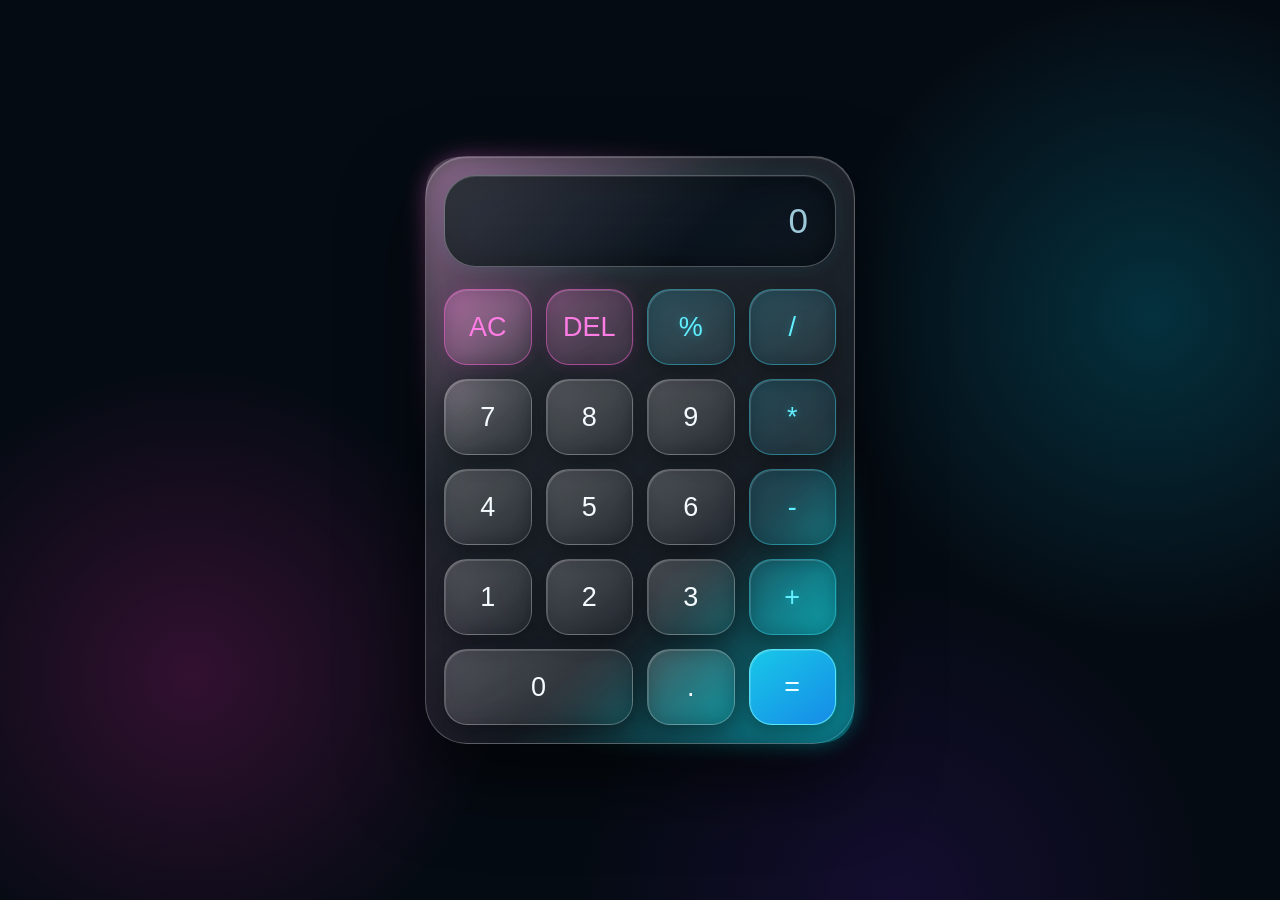
<file: projects_templates_Qt6/calculadora_moderna_HTML/index.html>
<!DOCTYPE html>
<html lang="en">
<head>
    <meta charset="UTF-8">
    <meta name="viewport" content="width=device-width, initial-scale=1.0">
    <title>Calculator | CodeByGaurav</title>
    <link rel="stylesheet" href="style.css">
</head>
<body>
    <div class="calculator">

        <div class="display">0</div>

        <!-- Buttons -->
         <div class="buttons">
            <button class="btn function" id="clear">AC</button>
            <button class="btn function" id="del">DEL</button>
            <button class="btn operator">%</button>
            <button class="btn operator">/</button>

            <button class="btn number">7</button>
            <button class="btn number">8</button>
            <button class="btn number">9</button>
            <button class="btn operator">*</button>

            <button class="btn number">4</button>
            <button class="btn number">5</button>
            <button class="btn number">6</button>
            <button class="btn operator">-</button>

            <button class="btn number">1</button>
            <button class="btn number">2</button>
            <button class="btn number">3</button>
            <button class="btn operator">+</button>

            <button class="btn number zero">0</button>
            <button class="btn decimal">.</button>
            <button class="btn equal">=</button>
            
         </div>

    </div>
</body>
<script src="script.js"></script>
</html>
</file>
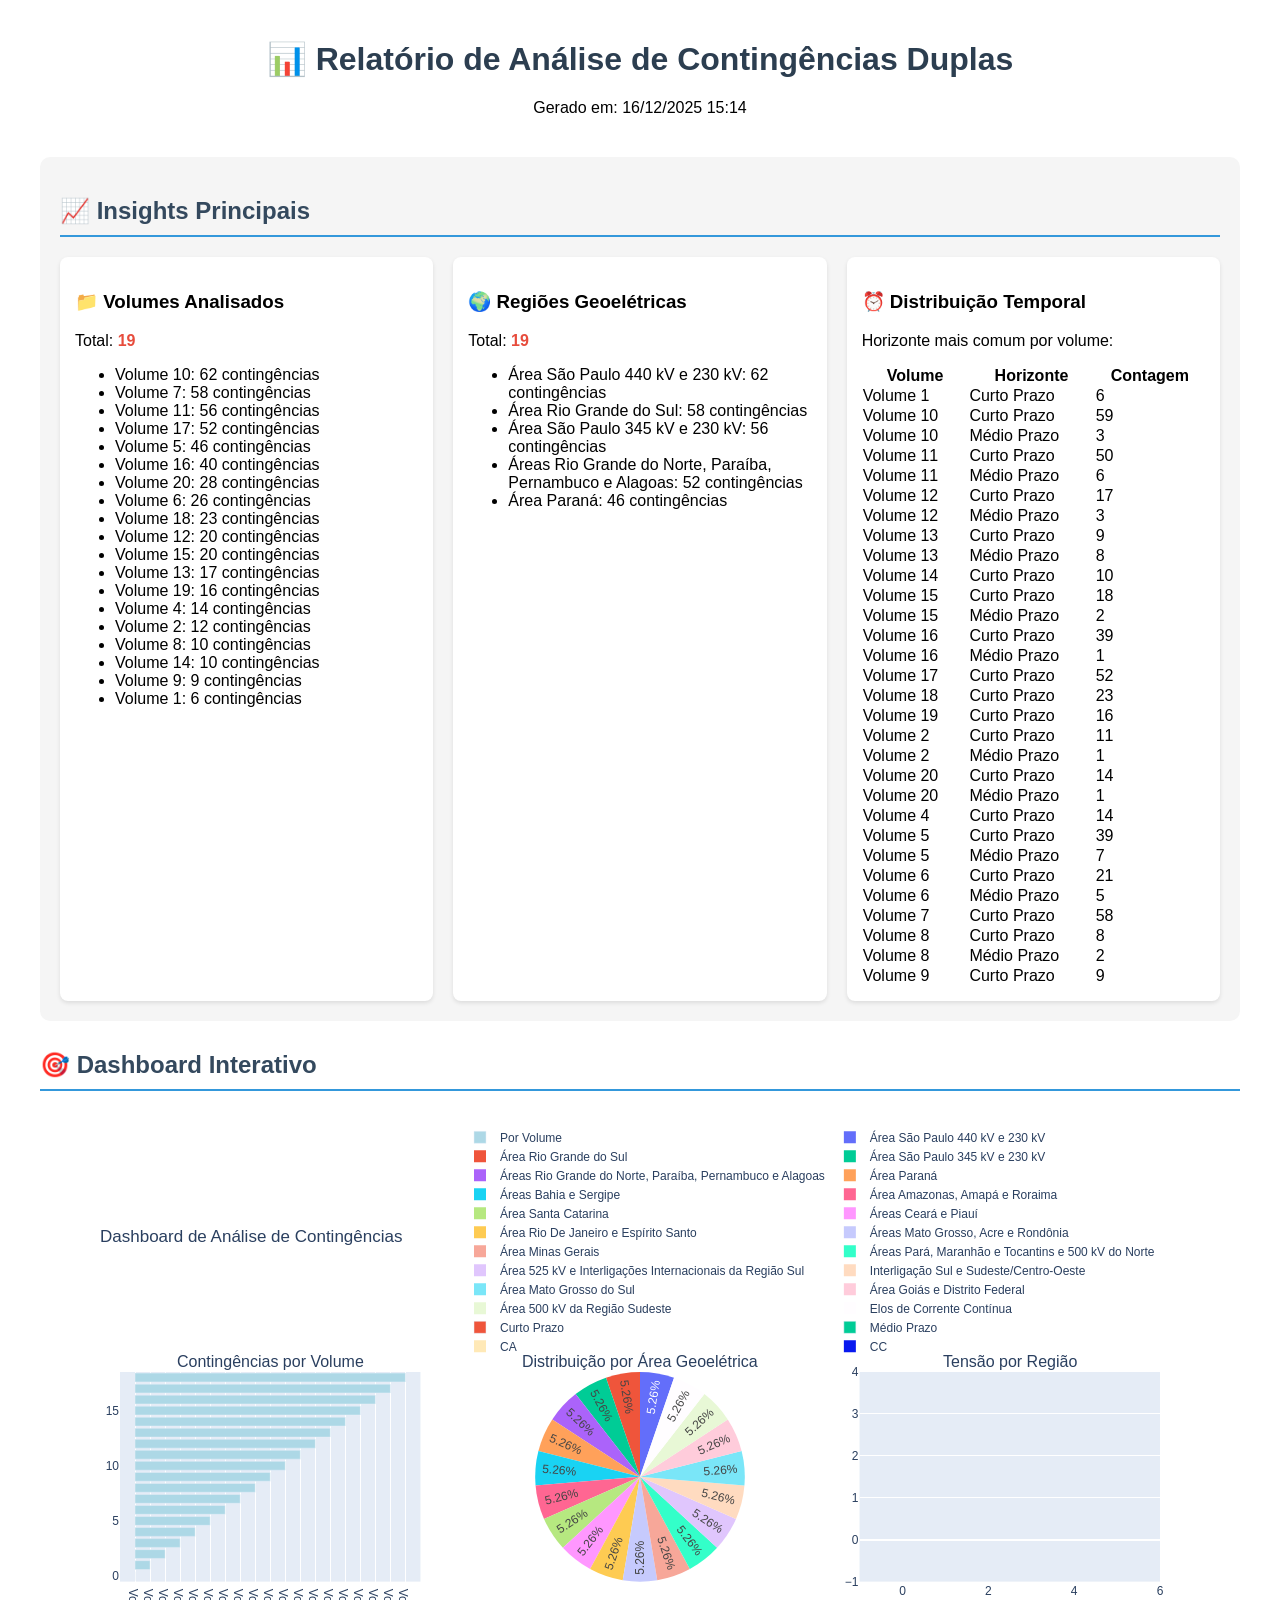
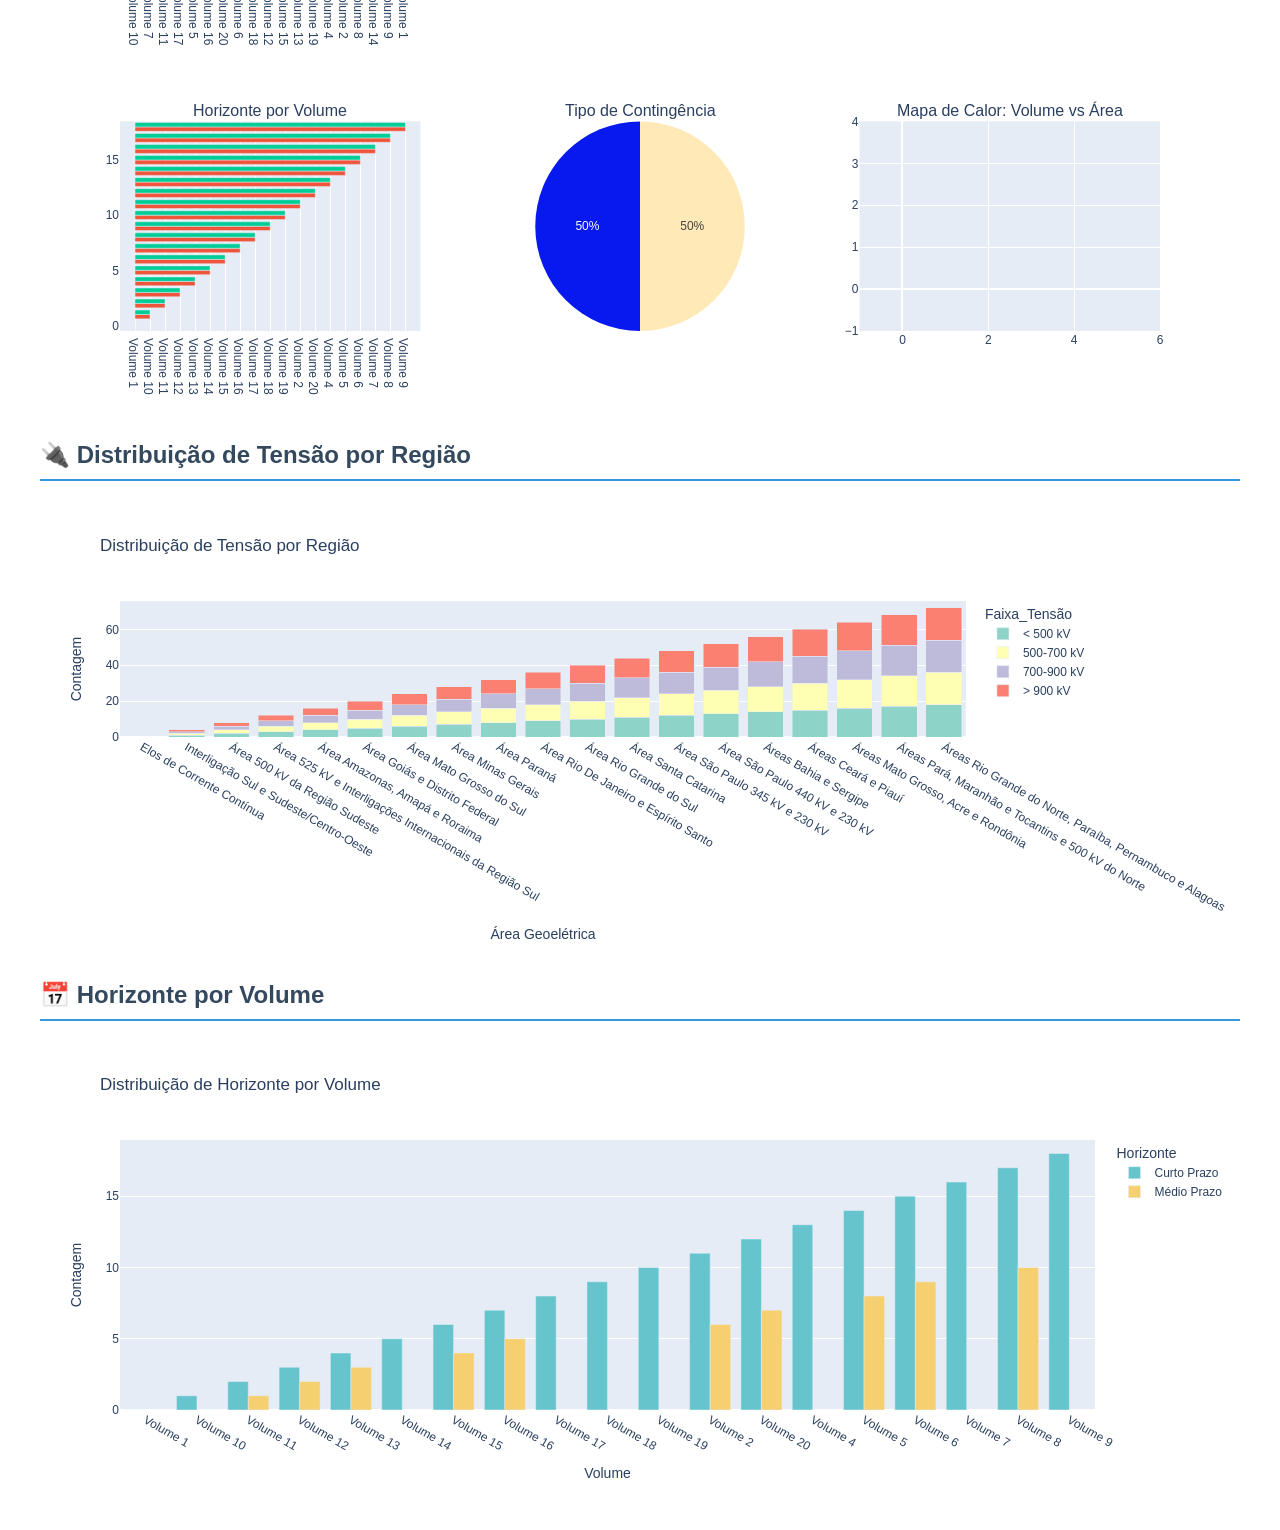
<file: Softwares-Desktop-ONS/assets/relatorio_contingencias.html>
<!DOCTYPE html>
        <html>
        <head>
            <title>Relatório de Análise de Contingências</title>
            <script src="https://cdn.plot.ly/plotly-latest.min.js"></script>
            <style>
                body { font-family: Arial, sans-serif; margin: 40px; }
                .container { max-width: 1200px; margin: 0 auto; }
                .header { text-align: center; margin-bottom: 40px; }
                .insights { background: #f5f5f5; padding: 20px; border-radius: 10px; margin-bottom: 30px; }
                .graph { margin: 30px 0; }
                .metrics { display: grid; grid-template-columns: repeat(auto-fit, minmax(250px, 1fr)); gap: 20px; }
                .metric-card { background: white; padding: 15px; border-radius: 8px; box-shadow: 0 2px 4px rgba(0,0,0,0.1); }
                h1 { color: #2c3e50; }
                h2 { color: #34495e; border-bottom: 2px solid #3498db; padding-bottom: 10px; }
                .highlight { color: #e74c3c; font-weight: bold; }
            </style>
        </head>
        <body>
            <div class="container">
                <div class="header">
                    <h1>📊 Relatório de Análise de Contingências Duplas</h1>
                    <p>Gerado em: 16/12/2025 15:14</p>
                </div>
                
                <div class="insights">
                    <h2>📈 Insights Principais</h2>
                    <div class="metrics">
                        <div class="metric-card">
                            <h3>📁 Volumes Analisados</h3>
                            <p>Total: <span class="highlight">19</span></p>
                            <ul>
                                <li>Volume 10: 62 contingências</li><li>Volume 7: 58 contingências</li><li>Volume 11: 56 contingências</li><li>Volume 17: 52 contingências</li><li>Volume 5: 46 contingências</li><li>Volume 16: 40 contingências</li><li>Volume 20: 28 contingências</li><li>Volume 6: 26 contingências</li><li>Volume 18: 23 contingências</li><li>Volume 12: 20 contingências</li><li>Volume 15: 20 contingências</li><li>Volume 13: 17 contingências</li><li>Volume 19: 16 contingências</li><li>Volume 4: 14 contingências</li><li>Volume 2: 12 contingências</li><li>Volume 8: 10 contingências</li><li>Volume 14: 10 contingências</li><li>Volume 9: 9 contingências</li><li>Volume 1: 6 contingências</li>
                            </ul>
                        </div>
                        
                        <div class="metric-card">
                            <h3>🌍 Regiões Geoelétricas</h3>
                            <p>Total: <span class="highlight">19</span></p>
                            <ul>
                                <li>Área São Paulo 440 kV e 230 kV: 62 contingências</li><li>Área Rio Grande do Sul: 58 contingências</li><li>Área São Paulo 345 kV e 230 kV: 56 contingências</li><li>Áreas Rio Grande do Norte, Paraíba, Pernambuco e Alagoas: 52 contingências</li><li>Área Paraná: 46 contingências</li>
                            </ul>
                        </div>
                        
                        <div class="metric-card">
                            <h3>⏰ Distribuição Temporal</h3>
                            <p>Horizonte mais comum por volume:</p>
                            <table style="width:100%; border-collapse: collapse;"><tr><th>Volume</th><th>Horizonte</th><th>Contagem</th></tr><tr><td>Volume 1</td><td>Curto Prazo</td><td>6</td></tr><tr><td>Volume 10</td><td>Curto Prazo</td><td>59</td></tr><tr><td>Volume 10</td><td>Médio Prazo</td><td>3</td></tr><tr><td>Volume 11</td><td>Curto Prazo</td><td>50</td></tr><tr><td>Volume 11</td><td>Médio Prazo</td><td>6</td></tr><tr><td>Volume 12</td><td>Curto Prazo</td><td>17</td></tr><tr><td>Volume 12</td><td>Médio Prazo</td><td>3</td></tr><tr><td>Volume 13</td><td>Curto Prazo</td><td>9</td></tr><tr><td>Volume 13</td><td>Médio Prazo</td><td>8</td></tr><tr><td>Volume 14</td><td>Curto Prazo</td><td>10</td></tr><tr><td>Volume 15</td><td>Curto Prazo</td><td>18</td></tr><tr><td>Volume 15</td><td>Médio Prazo</td><td>2</td></tr><tr><td>Volume 16</td><td>Curto Prazo</td><td>39</td></tr><tr><td>Volume 16</td><td>Médio Prazo</td><td>1</td></tr><tr><td>Volume 17</td><td>Curto Prazo</td><td>52</td></tr><tr><td>Volume 18</td><td>Curto Prazo</td><td>23</td></tr><tr><td>Volume 19</td><td>Curto Prazo</td><td>16</td></tr><tr><td>Volume 2</td><td>Curto Prazo</td><td>11</td></tr><tr><td>Volume 2</td><td>Médio Prazo</td><td>1</td></tr><tr><td>Volume 20</td><td>Curto Prazo</td><td>14</td></tr><tr><td>Volume 20</td><td>Médio Prazo</td><td>1</td></tr><tr><td>Volume 4</td><td>Curto Prazo</td><td>14</td></tr><tr><td>Volume 5</td><td>Curto Prazo</td><td>39</td></tr><tr><td>Volume 5</td><td>Médio Prazo</td><td>7</td></tr><tr><td>Volume 6</td><td>Curto Prazo</td><td>21</td></tr><tr><td>Volume 6</td><td>Médio Prazo</td><td>5</td></tr><tr><td>Volume 7</td><td>Curto Prazo</td><td>58</td></tr><tr><td>Volume 8</td><td>Curto Prazo</td><td>8</td></tr><tr><td>Volume 8</td><td>Médio Prazo</td><td>2</td></tr><tr><td>Volume 9</td><td>Curto Prazo</td><td>9</td></tr></table>
                        </div>
                    </div>
                </div>
                
                <div class="graph">
                    <h2>🎯 Dashboard Interativo</h2>
                    <div id="dashboard"></div>
                </div>
                
                <div class="graph">
                    <h2>🔌 Distribuição de Tensão por Região</h2>
                    <div id="tensao"></div>
                </div>
                
                <div class="graph">
                    <h2>📅 Horizonte por Volume</h2>
                    <div id="horizonte"></div>
                </div>
            </div>
            
            <script>
                // Dashboard
                var dashboard = {"data":[{"marker":{"color":"lightblue"},"name":"Por Volume","x":["Volume 10","Volume 7","Volume 11","Volume 17","Volume 5","Volume 16","Volume 20","Volume 6","Volume 18","Volume 12","Volume 15","Volume 13","Volume 19","Volume 4","Volume 2","Volume 8","Volume 14","Volume 9","Volume 1"],"y":{"dtype":"i1","bdata":"Pjo4NC4oHBoXFBQREA4MCgoJBg=="},"type":"bar","xaxis":"x","yaxis":"y"},{"labels":["Área São Paulo 440 kV e 230 kV","Área Rio Grande do Sul","Área São Paulo 345 kV e 230 kV","Áreas Rio Grande do Norte, Paraíba, Pernambuco e Alagoas","Área Paraná","Áreas Bahia e Sergipe","Área Amazonas, Amapá e Roraima","Área Santa Catarina","Áreas Ceará e Piauí","Área Rio De Janeiro e Espírito Santo","Áreas Mato Grosso, Acre e Rondônia","Área Minas Gerais","Áreas Pará, Maranhão e Tocantins e 500 kV do Norte","Área 525 kV e Interligações Internacionais da Região Sul","Interligação Sul e Sudeste\u002fCentro-Oeste","Área Mato Grosso do Sul","Área Goiás e Distrito Federal","Área 500 kV da Região Sudeste","Elos de Corrente Contínua"],"name":"Por Área","values":{"dtype":"i1","bdata":"Pjo4NC4oHBoXFBQREA4MCgoJBg=="},"type":"pie","domain":{"x":[0.35555555555555557,0.6444444444444445],"y":[0.625,1.0]}},{"name":"Elos de Corrente Contínua","showlegend":true,"x":{"dtype":"f8","bdata":"AAAAAADAgkAAAAAAAACJQA=="},"y":{"dtype":"i1","bdata":"BAI="},"type":"bar","xaxis":"x2","yaxis":"y2"},{"name":"Interligação Sul e Sudeste\u002fCentro-Oeste","showlegend":true,"x":{"dtype":"f8","bdata":"AAAAAABAf0AAAAAAAOiHQA=="},"y":{"dtype":"i1","bdata":"Awk="},"type":"bar","xaxis":"x2","yaxis":"y2"},{"name":"Área 500 kV da Região Sudeste","showlegend":true,"x":{"dtype":"f8","bdata":"AAAAAABAf0A="},"y":{"dtype":"i1","bdata":"CQ=="},"type":"bar","xaxis":"x2","yaxis":"y2"},{"name":"Área 525 kV e Interligações Internacionais da Região Sul","showlegend":true,"x":{"dtype":"f8","bdata":"AAAAAABogEA="},"y":{"dtype":"i1","bdata":"Dg=="},"type":"bar","xaxis":"x2","yaxis":"y2"},{"name":"Área Amazonas, Amapá e Roraima","showlegend":true,"x":{"dtype":"f8","bdata":"AAAAAADAbEAAAAAAAEB\u002fQA=="},"y":{"dtype":"i1","bdata":"EQo="},"type":"bar","xaxis":"x2","yaxis":"y2"},{"name":"Área Goiás e Distrito Federal","showlegend":true,"x":{"dtype":"f8","bdata":"AAAAAADAbEAAAAAAAJB1QAAAAAAAQH9A"},"y":{"dtype":"i1","bdata":"BgMB"},"type":"bar","xaxis":"x2","yaxis":"y2"},{"name":"Área Mato Grosso do Sul","showlegend":true,"x":{"dtype":"f8","bdata":"AAAAAABAYUAAAAAAAMBsQAAAAAAAgHtAAAAAAABAf0A="},"y":{"dtype":"i1","bdata":"AQcBAQ=="},"type":"bar","xaxis":"x2","yaxis":"y2"},{"name":"Área Minas Gerais","showlegend":true,"x":{"dtype":"f8","bdata":"AAAAAADAbEAAAAAAAJB1QAAAAAAAQH9A"},"y":{"dtype":"i1","bdata":"BQIK"},"type":"bar","xaxis":"x2","yaxis":"y2"},{"name":"Área Paraná","showlegend":true,"x":{"dtype":"f8","bdata":"AAAAAADAbEA="},"y":{"dtype":"i1","bdata":"Lg=="},"type":"bar","xaxis":"x2","yaxis":"y2"},{"name":"Área Rio De Janeiro e Espírito Santo","showlegend":true,"x":{"dtype":"f8","bdata":"AAAAAABAYUAAAAAAAJB1QAAAAAAAQH9A"},"y":{"dtype":"i1","bdata":"BgcH"},"type":"bar","xaxis":"x2","yaxis":"y2"},{"name":"Área Rio Grande do Sul","showlegend":true,"x":{"dtype":"f8","bdata":"AAAAAADAbEA="},"y":{"dtype":"i1","bdata":"Og=="},"type":"bar","xaxis":"x2","yaxis":"y2"},{"name":"Área Santa Catarina","showlegend":true,"x":{"dtype":"f8","bdata":"AAAAAADAbEA="},"y":{"dtype":"i1","bdata":"Gg=="},"type":"bar","xaxis":"x2","yaxis":"y2"},{"name":"Área São Paulo 345 kV e 230 kV","showlegend":true,"x":{"dtype":"f8","bdata":"AAAAAAAAVkAAAAAAAMBsQAAAAAAAkHVA"},"y":{"dtype":"i1","bdata":"AxUf"},"type":"bar","xaxis":"x2","yaxis":"y2"},{"name":"Área São Paulo 440 kV e 230 kV","showlegend":true,"x":{"dtype":"f8","bdata":"AAAAAABAYUAAAAAAAMBsQAAAAAAAgHtA"},"y":{"dtype":"i1","bdata":"Dgsj"},"type":"bar","xaxis":"x2","yaxis":"y2"},{"name":"Áreas Bahia e Sergipe","showlegend":true,"x":{"dtype":"f8","bdata":"AAAAAADAbEAAAAAAAEB\u002fQA=="},"y":{"dtype":"i1","bdata":"JwE="},"type":"bar","xaxis":"x2","yaxis":"y2"},{"name":"Áreas Ceará e Piauí","showlegend":true,"x":{"dtype":"f8","bdata":"AAAAAADAbEA="},"y":{"dtype":"i1","bdata":"Fw=="},"type":"bar","xaxis":"x2","yaxis":"y2"},{"name":"Áreas Mato Grosso, Acre e Rondônia","showlegend":true,"x":{"dtype":"f8","bdata":"AAAAAADAbEAAAAAAAEB\u002fQA=="},"y":{"dtype":"i1","bdata":"DQc="},"type":"bar","xaxis":"x2","yaxis":"y2"},{"name":"Áreas Pará, Maranhão e Tocantins e 500 kV do Norte","showlegend":true,"x":{"dtype":"f8","bdata":"AAAAAADAbEAAAAAAAEB\u002fQA=="},"y":{"dtype":"i1","bdata":"DAQ="},"type":"bar","xaxis":"x2","yaxis":"y2"},{"name":"Áreas Rio Grande do Norte, Paraíba, Pernambuco e Alagoas","showlegend":true,"x":{"dtype":"f8","bdata":"AAAAAADAbEAAAAAAAEB\u002fQA=="},"y":{"dtype":"i1","bdata":"MwE="},"type":"bar","xaxis":"x2","yaxis":"y2"},{"name":"Curto Prazo","showlegend":true,"x":["Volume 1","Volume 10","Volume 11","Volume 12","Volume 13","Volume 14","Volume 15","Volume 16","Volume 17","Volume 18","Volume 19","Volume 2","Volume 20","Volume 4","Volume 5","Volume 6","Volume 7","Volume 8","Volume 9"],"y":{"dtype":"i1","bdata":"BjsyEQkKEic0FxALDg4nFToICQ=="},"type":"bar","xaxis":"x3","yaxis":"y3"},{"name":"Médio Prazo","showlegend":true,"x":["Volume 1","Volume 10","Volume 11","Volume 12","Volume 13","Volume 14","Volume 15","Volume 16","Volume 17","Volume 18","Volume 19","Volume 2","Volume 20","Volume 4","Volume 5","Volume 6","Volume 7","Volume 8","Volume 9"],"y":{"dtype":"i1","bdata":"AAMGAwgAAgEAAAABAQAHBQACAA=="},"type":"bar","xaxis":"x3","yaxis":"y3"},{"labels":["CA","CC"],"name":"Tipo Contingência","values":{"dtype":"i2","bdata":"BwIGAA=="},"type":"pie","domain":{"x":[0.35555555555555557,0.6444444444444445],"y":[0.0,0.375]}},{"colorscale":[[0.0,"#440154"],[0.1111111111111111,"#482878"],[0.2222222222222222,"#3e4989"],[0.3333333333333333,"#31688e"],[0.4444444444444444,"#26828e"],[0.5555555555555556,"#1f9e89"],[0.6666666666666666,"#35b779"],[0.7777777777777778,"#6ece58"],[0.8888888888888888,"#b5de2b"],[1.0,"#fde725"]],"name":"Volume vs Área","x":["Elos de Corrente Contínua","Interligação Sul e Sudeste\u002fCentro-Oeste","Área 500 kV da Região Sudeste","Área 525 kV e Interligações Internacionais da Região Sul","Área Amazonas, Amapá e Roraima","Área Goiás e Distrito Federal","Área Mato Grosso do Sul","Área Minas Gerais","Área Paraná","Área Rio De Janeiro e Espírito Santo","Área Rio Grande do Sul","Área Santa Catarina","Área São Paulo 345 kV e 230 kV","Área São Paulo 440 kV e 230 kV","Áreas Bahia e Sergipe","Áreas Ceará e Piauí","Áreas Mato Grosso, Acre e Rondônia","Áreas Pará, Maranhão e Tocantins e 500 kV do Norte","Áreas Rio Grande do Norte, Paraíba, Pernambuco e Alagoas"],"y":["Volume 1","Volume 10","Volume 11","Volume 12","Volume 13","Volume 14","Volume 15","Volume 16","Volume 17","Volume 18","Volume 19","Volume 2","Volume 20","Volume 4","Volume 5","Volume 6","Volume 7","Volume 8","Volume 9"],"z":{"dtype":"i1","bdata":"[base64]","shape":"19, 19"},"type":"heatmap","xaxis":"x4","yaxis":"y4"}],"layout":{"template":{"data":{"histogram2dcontour":[{"type":"histogram2dcontour","colorbar":{"outlinewidth":0,"ticks":""},"colorscale":[[0.0,"#0d0887"],[0.1111111111111111,"#46039f"],[0.2222222222222222,"#7201a8"],[0.3333333333333333,"#9c179e"],[0.4444444444444444,"#bd3786"],[0.5555555555555556,"#d8576b"],[0.6666666666666666,"#ed7953"],[0.7777777777777778,"#fb9f3a"],[0.8888888888888888,"#fdca26"],[1.0,"#f0f921"]]}],"choropleth":[{"type":"choropleth","colorbar":{"outlinewidth":0,"ticks":""}}],"histogram2d":[{"type":"histogram2d","colorbar":{"outlinewidth":0,"ticks":""},"colorscale":[[0.0,"#0d0887"],[0.1111111111111111,"#46039f"],[0.2222222222222222,"#7201a8"],[0.3333333333333333,"#9c179e"],[0.4444444444444444,"#bd3786"],[0.5555555555555556,"#d8576b"],[0.6666666666666666,"#ed7953"],[0.7777777777777778,"#fb9f3a"],[0.8888888888888888,"#fdca26"],[1.0,"#f0f921"]]}],"heatmap":[{"type":"heatmap","colorbar":{"outlinewidth":0,"ticks":""},"colorscale":[[0.0,"#0d0887"],[0.1111111111111111,"#46039f"],[0.2222222222222222,"#7201a8"],[0.3333333333333333,"#9c179e"],[0.4444444444444444,"#bd3786"],[0.5555555555555556,"#d8576b"],[0.6666666666666666,"#ed7953"],[0.7777777777777778,"#fb9f3a"],[0.8888888888888888,"#fdca26"],[1.0,"#f0f921"]]}],"contourcarpet":[{"type":"contourcarpet","colorbar":{"outlinewidth":0,"ticks":""}}],"contour":[{"type":"contour","colorbar":{"outlinewidth":0,"ticks":""},"colorscale":[[0.0,"#0d0887"],[0.1111111111111111,"#46039f"],[0.2222222222222222,"#7201a8"],[0.3333333333333333,"#9c179e"],[0.4444444444444444,"#bd3786"],[0.5555555555555556,"#d8576b"],[0.6666666666666666,"#ed7953"],[0.7777777777777778,"#fb9f3a"],[0.8888888888888888,"#fdca26"],[1.0,"#f0f921"]]}],"surface":[{"type":"surface","colorbar":{"outlinewidth":0,"ticks":""},"colorscale":[[0.0,"#0d0887"],[0.1111111111111111,"#46039f"],[0.2222222222222222,"#7201a8"],[0.3333333333333333,"#9c179e"],[0.4444444444444444,"#bd3786"],[0.5555555555555556,"#d8576b"],[0.6666666666666666,"#ed7953"],[0.7777777777777778,"#fb9f3a"],[0.8888888888888888,"#fdca26"],[1.0,"#f0f921"]]}],"mesh3d":[{"type":"mesh3d","colorbar":{"outlinewidth":0,"ticks":""}}],"scatter":[{"fillpattern":{"fillmode":"overlay","size":10,"solidity":0.2},"type":"scatter"}],"parcoords":[{"type":"parcoords","line":{"colorbar":{"outlinewidth":0,"ticks":""}}}],"scatterpolargl":[{"type":"scatterpolargl","marker":{"colorbar":{"outlinewidth":0,"ticks":""}}}],"bar":[{"error_x":{"color":"#2a3f5f"},"error_y":{"color":"#2a3f5f"},"marker":{"line":{"color":"#E5ECF6","width":0.5},"pattern":{"fillmode":"overlay","size":10,"solidity":0.2}},"type":"bar"}],"scattergeo":[{"type":"scattergeo","marker":{"colorbar":{"outlinewidth":0,"ticks":""}}}],"scatterpolar":[{"type":"scatterpolar","marker":{"colorbar":{"outlinewidth":0,"ticks":""}}}],"histogram":[{"marker":{"pattern":{"fillmode":"overlay","size":10,"solidity":0.2}},"type":"histogram"}],"scattergl":[{"type":"scattergl","marker":{"colorbar":{"outlinewidth":0,"ticks":""}}}],"scatter3d":[{"type":"scatter3d","line":{"colorbar":{"outlinewidth":0,"ticks":""}},"marker":{"colorbar":{"outlinewidth":0,"ticks":""}}}],"scattermap":[{"type":"scattermap","marker":{"colorbar":{"outlinewidth":0,"ticks":""}}}],"scattermapbox":[{"type":"scattermapbox","marker":{"colorbar":{"outlinewidth":0,"ticks":""}}}],"scatterternary":[{"type":"scatterternary","marker":{"colorbar":{"outlinewidth":0,"ticks":""}}}],"scattercarpet":[{"type":"scattercarpet","marker":{"colorbar":{"outlinewidth":0,"ticks":""}}}],"carpet":[{"aaxis":{"endlinecolor":"#2a3f5f","gridcolor":"white","linecolor":"white","minorgridcolor":"white","startlinecolor":"#2a3f5f"},"baxis":{"endlinecolor":"#2a3f5f","gridcolor":"white","linecolor":"white","minorgridcolor":"white","startlinecolor":"#2a3f5f"},"type":"carpet"}],"table":[{"cells":{"fill":{"color":"#EBF0F8"},"line":{"color":"white"}},"header":{"fill":{"color":"#C8D4E3"},"line":{"color":"white"}},"type":"table"}],"barpolar":[{"marker":{"line":{"color":"#E5ECF6","width":0.5},"pattern":{"fillmode":"overlay","size":10,"solidity":0.2}},"type":"barpolar"}],"pie":[{"automargin":true,"type":"pie"}]},"layout":{"autotypenumbers":"strict","colorway":["#636efa","#EF553B","#00cc96","#ab63fa","#FFA15A","#19d3f3","#FF6692","#B6E880","#FF97FF","#FECB52"],"font":{"color":"#2a3f5f"},"hovermode":"closest","hoverlabel":{"align":"left"},"paper_bgcolor":"white","plot_bgcolor":"#E5ECF6","polar":{"bgcolor":"#E5ECF6","angularaxis":{"gridcolor":"white","linecolor":"white","ticks":""},"radialaxis":{"gridcolor":"white","linecolor":"white","ticks":""}},"ternary":{"bgcolor":"#E5ECF6","aaxis":{"gridcolor":"white","linecolor":"white","ticks":""},"baxis":{"gridcolor":"white","linecolor":"white","ticks":""},"caxis":{"gridcolor":"white","linecolor":"white","ticks":""}},"coloraxis":{"colorbar":{"outlinewidth":0,"ticks":""}},"colorscale":{"sequential":[[0.0,"#0d0887"],[0.1111111111111111,"#46039f"],[0.2222222222222222,"#7201a8"],[0.3333333333333333,"#9c179e"],[0.4444444444444444,"#bd3786"],[0.5555555555555556,"#d8576b"],[0.6666666666666666,"#ed7953"],[0.7777777777777778,"#fb9f3a"],[0.8888888888888888,"#fdca26"],[1.0,"#f0f921"]],"sequentialminus":[[0.0,"#0d0887"],[0.1111111111111111,"#46039f"],[0.2222222222222222,"#7201a8"],[0.3333333333333333,"#9c179e"],[0.4444444444444444,"#bd3786"],[0.5555555555555556,"#d8576b"],[0.6666666666666666,"#ed7953"],[0.7777777777777778,"#fb9f3a"],[0.8888888888888888,"#fdca26"],[1.0,"#f0f921"]],"diverging":[[0,"#8e0152"],[0.1,"#c51b7d"],[0.2,"#de77ae"],[0.3,"#f1b6da"],[0.4,"#fde0ef"],[0.5,"#f7f7f7"],[0.6,"#e6f5d0"],[0.7,"#b8e186"],[0.8,"#7fbc41"],[0.9,"#4d9221"],[1,"#276419"]]},"xaxis":{"gridcolor":"white","linecolor":"white","ticks":"","title":{"standoff":15},"zerolinecolor":"white","automargin":true,"zerolinewidth":2},"yaxis":{"gridcolor":"white","linecolor":"white","ticks":"","title":{"standoff":15},"zerolinecolor":"white","automargin":true,"zerolinewidth":2},"scene":{"xaxis":{"backgroundcolor":"#E5ECF6","gridcolor":"white","linecolor":"white","showbackground":true,"ticks":"","zerolinecolor":"white","gridwidth":2},"yaxis":{"backgroundcolor":"#E5ECF6","gridcolor":"white","linecolor":"white","showbackground":true,"ticks":"","zerolinecolor":"white","gridwidth":2},"zaxis":{"backgroundcolor":"#E5ECF6","gridcolor":"white","linecolor":"white","showbackground":true,"ticks":"","zerolinecolor":"white","gridwidth":2}},"shapedefaults":{"line":{"color":"#2a3f5f"}},"annotationdefaults":{"arrowcolor":"#2a3f5f","arrowhead":0,"arrowwidth":1},"geo":{"bgcolor":"white","landcolor":"#E5ECF6","subunitcolor":"white","showland":true,"showlakes":true,"lakecolor":"white"},"title":{"x":0.05},"mapbox":{"style":"light"}}},"xaxis":{"anchor":"y","domain":[0.0,0.2888888888888889]},"yaxis":{"anchor":"x","domain":[0.625,1.0]},"xaxis2":{"anchor":"y2","domain":[0.7111111111111111,1.0]},"yaxis2":{"anchor":"x2","domain":[0.625,1.0]},"xaxis3":{"anchor":"y3","domain":[0.0,0.2888888888888889]},"yaxis3":{"anchor":"x3","domain":[0.0,0.375]},"xaxis4":{"anchor":"y4","domain":[0.7111111111111111,1.0]},"yaxis4":{"anchor":"x4","domain":[0.0,0.375]},"annotations":[{"font":{"size":16},"showarrow":false,"text":"Contingências por Volume","x":0.14444444444444446,"xanchor":"center","xref":"paper","y":1.0,"yanchor":"bottom","yref":"paper"},{"font":{"size":16},"showarrow":false,"text":"Distribuição por Área Geoelétrica","x":0.5,"xanchor":"center","xref":"paper","y":1.0,"yanchor":"bottom","yref":"paper"},{"font":{"size":16},"showarrow":false,"text":"Tensão por Região","x":0.8555555555555556,"xanchor":"center","xref":"paper","y":1.0,"yanchor":"bottom","yref":"paper"},{"font":{"size":16},"showarrow":false,"text":"Horizonte por Volume","x":0.14444444444444446,"xanchor":"center","xref":"paper","y":0.375,"yanchor":"bottom","yref":"paper"},{"font":{"size":16},"showarrow":false,"text":"Tipo de Contingência","x":0.5,"xanchor":"center","xref":"paper","y":0.375,"yanchor":"bottom","yref":"paper"},{"font":{"size":16},"showarrow":false,"text":"Mapa de Calor: Volume vs Área","x":0.8555555555555556,"xanchor":"center","xref":"paper","y":0.375,"yanchor":"bottom","yref":"paper"}],"title":{"text":"Dashboard de Análise de Contingências"},"legend":{"orientation":"h","yanchor":"bottom","y":1.02,"xanchor":"right","x":1},"height":900,"showlegend":true}};
                Plotly.newPlot('dashboard', dashboard.data, dashboard.layout);
                
                // Gráfico de tensão
                var figTensao = {"data":[{"hovertemplate":"Faixa_Tensão=\u003c 500 kV\u003cbr\u003eÁrea Geoelétrica=%{x}\u003cbr\u003eContagem=%{y}\u003cextra\u003e\u003c\u002fextra\u003e","legendgroup":"\u003c 500 kV","marker":{"color":"rgb(141,211,199)","pattern":{"shape":""}},"name":"\u003c 500 kV","orientation":"v","showlegend":true,"textposition":"auto","x":["Elos de Corrente Contínua","Interligação Sul e Sudeste\u002fCentro-Oeste","Área 500 kV da Região Sudeste","Área 525 kV e Interligações Internacionais da Região Sul","Área Amazonas, Amapá e Roraima","Área Goiás e Distrito Federal","Área Mato Grosso do Sul","Área Minas Gerais","Área Paraná","Área Rio De Janeiro e Espírito Santo","Área Rio Grande do Sul","Área Santa Catarina","Área São Paulo 345 kV e 230 kV","Área São Paulo 440 kV e 230 kV","Áreas Bahia e Sergipe","Áreas Ceará e Piauí","Áreas Mato Grosso, Acre e Rondônia","Áreas Pará, Maranhão e Tocantins e 500 kV do Norte","Áreas Rio Grande do Norte, Paraíba, Pernambuco e Alagoas"],"xaxis":"x","y":{"dtype":"i1","bdata":"AAMJABsKChEuFDoaNzwoFxQQNA=="},"yaxis":"y","type":"bar"},{"hovertemplate":"Faixa_Tensão=500-700 kV\u003cbr\u003eÁrea Geoelétrica=%{x}\u003cbr\u003eContagem=%{y}\u003cextra\u003e\u003c\u002fextra\u003e","legendgroup":"500-700 kV","marker":{"color":"rgb(255,255,179)","pattern":{"shape":""}},"name":"500-700 kV","orientation":"v","showlegend":true,"textposition":"auto","x":["Elos de Corrente Contínua","Interligação Sul e Sudeste\u002fCentro-Oeste","Área 500 kV da Região Sudeste","Área 525 kV e Interligações Internacionais da Região Sul","Área Amazonas, Amapá e Roraima","Área Goiás e Distrito Federal","Área Mato Grosso do Sul","Área Minas Gerais","Área Paraná","Área Rio De Janeiro e Espírito Santo","Área Rio Grande do Sul","Área Santa Catarina","Área São Paulo 345 kV e 230 kV","Área São Paulo 440 kV e 230 kV","Áreas Bahia e Sergipe","Áreas Ceará e Piauí","Áreas Mato Grosso, Acre e Rondônia","Áreas Pará, Maranhão e Tocantins e 500 kV do Norte","Áreas Rio Grande do Norte, Paraíba, Pernambuco e Alagoas"],"xaxis":"x","y":{"dtype":"i1","bdata":"BAAADgAAAAAAAAAAAAAAAAAAAA=="},"yaxis":"y","type":"bar"},{"hovertemplate":"Faixa_Tensão=700-900 kV\u003cbr\u003eÁrea Geoelétrica=%{x}\u003cbr\u003eContagem=%{y}\u003cextra\u003e\u003c\u002fextra\u003e","legendgroup":"700-900 kV","marker":{"color":"rgb(190,186,218)","pattern":{"shape":""}},"name":"700-900 kV","orientation":"v","showlegend":true,"textposition":"auto","x":["Elos de Corrente Contínua","Interligação Sul e Sudeste\u002fCentro-Oeste","Área 500 kV da Região Sudeste","Área 525 kV e Interligações Internacionais da Região Sul","Área Amazonas, Amapá e Roraima","Área Goiás e Distrito Federal","Área Mato Grosso do Sul","Área Minas Gerais","Área Paraná","Área Rio De Janeiro e Espírito Santo","Área Rio Grande do Sul","Área Santa Catarina","Área São Paulo 345 kV e 230 kV","Área São Paulo 440 kV e 230 kV","Áreas Bahia e Sergipe","Áreas Ceará e Piauí","Áreas Mato Grosso, Acre e Rondônia","Áreas Pará, Maranhão e Tocantins e 500 kV do Norte","Áreas Rio Grande do Norte, Paraíba, Pernambuco e Alagoas"],"xaxis":"x","y":{"dtype":"i1","bdata":"AgkAAAAAAAAAAAAAAAAAAAAAAA=="},"yaxis":"y","type":"bar"},{"hovertemplate":"Faixa_Tensão=\u003e 900 kV\u003cbr\u003eÁrea Geoelétrica=%{x}\u003cbr\u003eContagem=%{y}\u003cextra\u003e\u003c\u002fextra\u003e","legendgroup":"\u003e 900 kV","marker":{"color":"rgb(251,128,114)","pattern":{"shape":""}},"name":"\u003e 900 kV","orientation":"v","showlegend":true,"textposition":"auto","x":["Elos de Corrente Contínua","Interligação Sul e Sudeste\u002fCentro-Oeste","Área 500 kV da Região Sudeste","Área 525 kV e Interligações Internacionais da Região Sul","Área Amazonas, Amapá e Roraima","Área Goiás e Distrito Federal","Área Mato Grosso do Sul","Área Minas Gerais","Área Paraná","Área Rio De Janeiro e Espírito Santo","Área Rio Grande do Sul","Área Santa Catarina","Área São Paulo 345 kV e 230 kV","Área São Paulo 440 kV e 230 kV","Áreas Bahia e Sergipe","Áreas Ceará e Piauí","Áreas Mato Grosso, Acre e Rondônia","Áreas Pará, Maranhão e Tocantins e 500 kV do Norte","Áreas Rio Grande do Norte, Paraíba, Pernambuco e Alagoas"],"xaxis":"x","y":{"dtype":"i1","bdata":"AAAAAAAAAAAAAAAAAAAAAAAAAA=="},"yaxis":"y","type":"bar"}],"layout":{"template":{"data":{"histogram2dcontour":[{"type":"histogram2dcontour","colorbar":{"outlinewidth":0,"ticks":""},"colorscale":[[0.0,"#0d0887"],[0.1111111111111111,"#46039f"],[0.2222222222222222,"#7201a8"],[0.3333333333333333,"#9c179e"],[0.4444444444444444,"#bd3786"],[0.5555555555555556,"#d8576b"],[0.6666666666666666,"#ed7953"],[0.7777777777777778,"#fb9f3a"],[0.8888888888888888,"#fdca26"],[1.0,"#f0f921"]]}],"choropleth":[{"type":"choropleth","colorbar":{"outlinewidth":0,"ticks":""}}],"histogram2d":[{"type":"histogram2d","colorbar":{"outlinewidth":0,"ticks":""},"colorscale":[[0.0,"#0d0887"],[0.1111111111111111,"#46039f"],[0.2222222222222222,"#7201a8"],[0.3333333333333333,"#9c179e"],[0.4444444444444444,"#bd3786"],[0.5555555555555556,"#d8576b"],[0.6666666666666666,"#ed7953"],[0.7777777777777778,"#fb9f3a"],[0.8888888888888888,"#fdca26"],[1.0,"#f0f921"]]}],"heatmap":[{"type":"heatmap","colorbar":{"outlinewidth":0,"ticks":""},"colorscale":[[0.0,"#0d0887"],[0.1111111111111111,"#46039f"],[0.2222222222222222,"#7201a8"],[0.3333333333333333,"#9c179e"],[0.4444444444444444,"#bd3786"],[0.5555555555555556,"#d8576b"],[0.6666666666666666,"#ed7953"],[0.7777777777777778,"#fb9f3a"],[0.8888888888888888,"#fdca26"],[1.0,"#f0f921"]]}],"contourcarpet":[{"type":"contourcarpet","colorbar":{"outlinewidth":0,"ticks":""}}],"contour":[{"type":"contour","colorbar":{"outlinewidth":0,"ticks":""},"colorscale":[[0.0,"#0d0887"],[0.1111111111111111,"#46039f"],[0.2222222222222222,"#7201a8"],[0.3333333333333333,"#9c179e"],[0.4444444444444444,"#bd3786"],[0.5555555555555556,"#d8576b"],[0.6666666666666666,"#ed7953"],[0.7777777777777778,"#fb9f3a"],[0.8888888888888888,"#fdca26"],[1.0,"#f0f921"]]}],"surface":[{"type":"surface","colorbar":{"outlinewidth":0,"ticks":""},"colorscale":[[0.0,"#0d0887"],[0.1111111111111111,"#46039f"],[0.2222222222222222,"#7201a8"],[0.3333333333333333,"#9c179e"],[0.4444444444444444,"#bd3786"],[0.5555555555555556,"#d8576b"],[0.6666666666666666,"#ed7953"],[0.7777777777777778,"#fb9f3a"],[0.8888888888888888,"#fdca26"],[1.0,"#f0f921"]]}],"mesh3d":[{"type":"mesh3d","colorbar":{"outlinewidth":0,"ticks":""}}],"scatter":[{"fillpattern":{"fillmode":"overlay","size":10,"solidity":0.2},"type":"scatter"}],"parcoords":[{"type":"parcoords","line":{"colorbar":{"outlinewidth":0,"ticks":""}}}],"scatterpolargl":[{"type":"scatterpolargl","marker":{"colorbar":{"outlinewidth":0,"ticks":""}}}],"bar":[{"error_x":{"color":"#2a3f5f"},"error_y":{"color":"#2a3f5f"},"marker":{"line":{"color":"#E5ECF6","width":0.5},"pattern":{"fillmode":"overlay","size":10,"solidity":0.2}},"type":"bar"}],"scattergeo":[{"type":"scattergeo","marker":{"colorbar":{"outlinewidth":0,"ticks":""}}}],"scatterpolar":[{"type":"scatterpolar","marker":{"colorbar":{"outlinewidth":0,"ticks":""}}}],"histogram":[{"marker":{"pattern":{"fillmode":"overlay","size":10,"solidity":0.2}},"type":"histogram"}],"scattergl":[{"type":"scattergl","marker":{"colorbar":{"outlinewidth":0,"ticks":""}}}],"scatter3d":[{"type":"scatter3d","line":{"colorbar":{"outlinewidth":0,"ticks":""}},"marker":{"colorbar":{"outlinewidth":0,"ticks":""}}}],"scattermap":[{"type":"scattermap","marker":{"colorbar":{"outlinewidth":0,"ticks":""}}}],"scattermapbox":[{"type":"scattermapbox","marker":{"colorbar":{"outlinewidth":0,"ticks":""}}}],"scatterternary":[{"type":"scatterternary","marker":{"colorbar":{"outlinewidth":0,"ticks":""}}}],"scattercarpet":[{"type":"scattercarpet","marker":{"colorbar":{"outlinewidth":0,"ticks":""}}}],"carpet":[{"aaxis":{"endlinecolor":"#2a3f5f","gridcolor":"white","linecolor":"white","minorgridcolor":"white","startlinecolor":"#2a3f5f"},"baxis":{"endlinecolor":"#2a3f5f","gridcolor":"white","linecolor":"white","minorgridcolor":"white","startlinecolor":"#2a3f5f"},"type":"carpet"}],"table":[{"cells":{"fill":{"color":"#EBF0F8"},"line":{"color":"white"}},"header":{"fill":{"color":"#C8D4E3"},"line":{"color":"white"}},"type":"table"}],"barpolar":[{"marker":{"line":{"color":"#E5ECF6","width":0.5},"pattern":{"fillmode":"overlay","size":10,"solidity":0.2}},"type":"barpolar"}],"pie":[{"automargin":true,"type":"pie"}]},"layout":{"autotypenumbers":"strict","colorway":["#636efa","#EF553B","#00cc96","#ab63fa","#FFA15A","#19d3f3","#FF6692","#B6E880","#FF97FF","#FECB52"],"font":{"color":"#2a3f5f"},"hovermode":"closest","hoverlabel":{"align":"left"},"paper_bgcolor":"white","plot_bgcolor":"#E5ECF6","polar":{"bgcolor":"#E5ECF6","angularaxis":{"gridcolor":"white","linecolor":"white","ticks":""},"radialaxis":{"gridcolor":"white","linecolor":"white","ticks":""}},"ternary":{"bgcolor":"#E5ECF6","aaxis":{"gridcolor":"white","linecolor":"white","ticks":""},"baxis":{"gridcolor":"white","linecolor":"white","ticks":""},"caxis":{"gridcolor":"white","linecolor":"white","ticks":""}},"coloraxis":{"colorbar":{"outlinewidth":0,"ticks":""}},"colorscale":{"sequential":[[0.0,"#0d0887"],[0.1111111111111111,"#46039f"],[0.2222222222222222,"#7201a8"],[0.3333333333333333,"#9c179e"],[0.4444444444444444,"#bd3786"],[0.5555555555555556,"#d8576b"],[0.6666666666666666,"#ed7953"],[0.7777777777777778,"#fb9f3a"],[0.8888888888888888,"#fdca26"],[1.0,"#f0f921"]],"sequentialminus":[[0.0,"#0d0887"],[0.1111111111111111,"#46039f"],[0.2222222222222222,"#7201a8"],[0.3333333333333333,"#9c179e"],[0.4444444444444444,"#bd3786"],[0.5555555555555556,"#d8576b"],[0.6666666666666666,"#ed7953"],[0.7777777777777778,"#fb9f3a"],[0.8888888888888888,"#fdca26"],[1.0,"#f0f921"]],"diverging":[[0,"#8e0152"],[0.1,"#c51b7d"],[0.2,"#de77ae"],[0.3,"#f1b6da"],[0.4,"#fde0ef"],[0.5,"#f7f7f7"],[0.6,"#e6f5d0"],[0.7,"#b8e186"],[0.8,"#7fbc41"],[0.9,"#4d9221"],[1,"#276419"]]},"xaxis":{"gridcolor":"white","linecolor":"white","ticks":"","title":{"standoff":15},"zerolinecolor":"white","automargin":true,"zerolinewidth":2},"yaxis":{"gridcolor":"white","linecolor":"white","ticks":"","title":{"standoff":15},"zerolinecolor":"white","automargin":true,"zerolinewidth":2},"scene":{"xaxis":{"backgroundcolor":"#E5ECF6","gridcolor":"white","linecolor":"white","showbackground":true,"ticks":"","zerolinecolor":"white","gridwidth":2},"yaxis":{"backgroundcolor":"#E5ECF6","gridcolor":"white","linecolor":"white","showbackground":true,"ticks":"","zerolinecolor":"white","gridwidth":2},"zaxis":{"backgroundcolor":"#E5ECF6","gridcolor":"white","linecolor":"white","showbackground":true,"ticks":"","zerolinecolor":"white","gridwidth":2}},"shapedefaults":{"line":{"color":"#2a3f5f"}},"annotationdefaults":{"arrowcolor":"#2a3f5f","arrowhead":0,"arrowwidth":1},"geo":{"bgcolor":"white","landcolor":"#E5ECF6","subunitcolor":"white","showland":true,"showlakes":true,"lakecolor":"white"},"title":{"x":0.05},"mapbox":{"style":"light"}}},"xaxis":{"anchor":"y","domain":[0.0,1.0],"title":{"text":"Área Geoelétrica"}},"yaxis":{"anchor":"x","domain":[0.0,1.0],"title":{"text":"Contagem"}},"legend":{"title":{"text":"Faixa_Tensão"},"tracegroupgap":0},"title":{"text":"Distribuição de Tensão por Região"},"barmode":"stack"}};
                Plotly.newPlot('tensao', figTensao.data, figTensao.layout);
                
                // Gráfico de horizonte
                var figHorizonte = {"data":[{"alignmentgroup":"True","hovertemplate":"Horizonte=Curto Prazo\u003cbr\u003eVolume=%{x}\u003cbr\u003eContagem=%{y}\u003cextra\u003e\u003c\u002fextra\u003e","legendgroup":"Curto Prazo","marker":{"color":"rgb(102, 197, 204)","pattern":{"shape":""}},"name":"Curto Prazo","offsetgroup":"Curto Prazo","orientation":"v","showlegend":true,"textposition":"auto","x":["Volume 1","Volume 10","Volume 11","Volume 12","Volume 13","Volume 14","Volume 15","Volume 16","Volume 17","Volume 18","Volume 19","Volume 2","Volume 20","Volume 4","Volume 5","Volume 6","Volume 7","Volume 8","Volume 9"],"xaxis":"x","y":{"dtype":"i1","bdata":"BjsyEQkKEic0FxALDg4nFToICQ=="},"yaxis":"y","type":"bar"},{"alignmentgroup":"True","hovertemplate":"Horizonte=Médio Prazo\u003cbr\u003eVolume=%{x}\u003cbr\u003eContagem=%{y}\u003cextra\u003e\u003c\u002fextra\u003e","legendgroup":"Médio Prazo","marker":{"color":"rgb(246, 207, 113)","pattern":{"shape":""}},"name":"Médio Prazo","offsetgroup":"Médio Prazo","orientation":"v","showlegend":true,"textposition":"auto","x":["Volume 10","Volume 11","Volume 12","Volume 13","Volume 15","Volume 16","Volume 2","Volume 20","Volume 5","Volume 6","Volume 8"],"xaxis":"x","y":{"dtype":"i1","bdata":"AwYDCAIBAQEHBQI="},"yaxis":"y","type":"bar"}],"layout":{"template":{"data":{"histogram2dcontour":[{"type":"histogram2dcontour","colorbar":{"outlinewidth":0,"ticks":""},"colorscale":[[0.0,"#0d0887"],[0.1111111111111111,"#46039f"],[0.2222222222222222,"#7201a8"],[0.3333333333333333,"#9c179e"],[0.4444444444444444,"#bd3786"],[0.5555555555555556,"#d8576b"],[0.6666666666666666,"#ed7953"],[0.7777777777777778,"#fb9f3a"],[0.8888888888888888,"#fdca26"],[1.0,"#f0f921"]]}],"choropleth":[{"type":"choropleth","colorbar":{"outlinewidth":0,"ticks":""}}],"histogram2d":[{"type":"histogram2d","colorbar":{"outlinewidth":0,"ticks":""},"colorscale":[[0.0,"#0d0887"],[0.1111111111111111,"#46039f"],[0.2222222222222222,"#7201a8"],[0.3333333333333333,"#9c179e"],[0.4444444444444444,"#bd3786"],[0.5555555555555556,"#d8576b"],[0.6666666666666666,"#ed7953"],[0.7777777777777778,"#fb9f3a"],[0.8888888888888888,"#fdca26"],[1.0,"#f0f921"]]}],"heatmap":[{"type":"heatmap","colorbar":{"outlinewidth":0,"ticks":""},"colorscale":[[0.0,"#0d0887"],[0.1111111111111111,"#46039f"],[0.2222222222222222,"#7201a8"],[0.3333333333333333,"#9c179e"],[0.4444444444444444,"#bd3786"],[0.5555555555555556,"#d8576b"],[0.6666666666666666,"#ed7953"],[0.7777777777777778,"#fb9f3a"],[0.8888888888888888,"#fdca26"],[1.0,"#f0f921"]]}],"contourcarpet":[{"type":"contourcarpet","colorbar":{"outlinewidth":0,"ticks":""}}],"contour":[{"type":"contour","colorbar":{"outlinewidth":0,"ticks":""},"colorscale":[[0.0,"#0d0887"],[0.1111111111111111,"#46039f"],[0.2222222222222222,"#7201a8"],[0.3333333333333333,"#9c179e"],[0.4444444444444444,"#bd3786"],[0.5555555555555556,"#d8576b"],[0.6666666666666666,"#ed7953"],[0.7777777777777778,"#fb9f3a"],[0.8888888888888888,"#fdca26"],[1.0,"#f0f921"]]}],"surface":[{"type":"surface","colorbar":{"outlinewidth":0,"ticks":""},"colorscale":[[0.0,"#0d0887"],[0.1111111111111111,"#46039f"],[0.2222222222222222,"#7201a8"],[0.3333333333333333,"#9c179e"],[0.4444444444444444,"#bd3786"],[0.5555555555555556,"#d8576b"],[0.6666666666666666,"#ed7953"],[0.7777777777777778,"#fb9f3a"],[0.8888888888888888,"#fdca26"],[1.0,"#f0f921"]]}],"mesh3d":[{"type":"mesh3d","colorbar":{"outlinewidth":0,"ticks":""}}],"scatter":[{"fillpattern":{"fillmode":"overlay","size":10,"solidity":0.2},"type":"scatter"}],"parcoords":[{"type":"parcoords","line":{"colorbar":{"outlinewidth":0,"ticks":""}}}],"scatterpolargl":[{"type":"scatterpolargl","marker":{"colorbar":{"outlinewidth":0,"ticks":""}}}],"bar":[{"error_x":{"color":"#2a3f5f"},"error_y":{"color":"#2a3f5f"},"marker":{"line":{"color":"#E5ECF6","width":0.5},"pattern":{"fillmode":"overlay","size":10,"solidity":0.2}},"type":"bar"}],"scattergeo":[{"type":"scattergeo","marker":{"colorbar":{"outlinewidth":0,"ticks":""}}}],"scatterpolar":[{"type":"scatterpolar","marker":{"colorbar":{"outlinewidth":0,"ticks":""}}}],"histogram":[{"marker":{"pattern":{"fillmode":"overlay","size":10,"solidity":0.2}},"type":"histogram"}],"scattergl":[{"type":"scattergl","marker":{"colorbar":{"outlinewidth":0,"ticks":""}}}],"scatter3d":[{"type":"scatter3d","line":{"colorbar":{"outlinewidth":0,"ticks":""}},"marker":{"colorbar":{"outlinewidth":0,"ticks":""}}}],"scattermap":[{"type":"scattermap","marker":{"colorbar":{"outlinewidth":0,"ticks":""}}}],"scattermapbox":[{"type":"scattermapbox","marker":{"colorbar":{"outlinewidth":0,"ticks":""}}}],"scatterternary":[{"type":"scatterternary","marker":{"colorbar":{"outlinewidth":0,"ticks":""}}}],"scattercarpet":[{"type":"scattercarpet","marker":{"colorbar":{"outlinewidth":0,"ticks":""}}}],"carpet":[{"aaxis":{"endlinecolor":"#2a3f5f","gridcolor":"white","linecolor":"white","minorgridcolor":"white","startlinecolor":"#2a3f5f"},"baxis":{"endlinecolor":"#2a3f5f","gridcolor":"white","linecolor":"white","minorgridcolor":"white","startlinecolor":"#2a3f5f"},"type":"carpet"}],"table":[{"cells":{"fill":{"color":"#EBF0F8"},"line":{"color":"white"}},"header":{"fill":{"color":"#C8D4E3"},"line":{"color":"white"}},"type":"table"}],"barpolar":[{"marker":{"line":{"color":"#E5ECF6","width":0.5},"pattern":{"fillmode":"overlay","size":10,"solidity":0.2}},"type":"barpolar"}],"pie":[{"automargin":true,"type":"pie"}]},"layout":{"autotypenumbers":"strict","colorway":["#636efa","#EF553B","#00cc96","#ab63fa","#FFA15A","#19d3f3","#FF6692","#B6E880","#FF97FF","#FECB52"],"font":{"color":"#2a3f5f"},"hovermode":"closest","hoverlabel":{"align":"left"},"paper_bgcolor":"white","plot_bgcolor":"#E5ECF6","polar":{"bgcolor":"#E5ECF6","angularaxis":{"gridcolor":"white","linecolor":"white","ticks":""},"radialaxis":{"gridcolor":"white","linecolor":"white","ticks":""}},"ternary":{"bgcolor":"#E5ECF6","aaxis":{"gridcolor":"white","linecolor":"white","ticks":""},"baxis":{"gridcolor":"white","linecolor":"white","ticks":""},"caxis":{"gridcolor":"white","linecolor":"white","ticks":""}},"coloraxis":{"colorbar":{"outlinewidth":0,"ticks":""}},"colorscale":{"sequential":[[0.0,"#0d0887"],[0.1111111111111111,"#46039f"],[0.2222222222222222,"#7201a8"],[0.3333333333333333,"#9c179e"],[0.4444444444444444,"#bd3786"],[0.5555555555555556,"#d8576b"],[0.6666666666666666,"#ed7953"],[0.7777777777777778,"#fb9f3a"],[0.8888888888888888,"#fdca26"],[1.0,"#f0f921"]],"sequentialminus":[[0.0,"#0d0887"],[0.1111111111111111,"#46039f"],[0.2222222222222222,"#7201a8"],[0.3333333333333333,"#9c179e"],[0.4444444444444444,"#bd3786"],[0.5555555555555556,"#d8576b"],[0.6666666666666666,"#ed7953"],[0.7777777777777778,"#fb9f3a"],[0.8888888888888888,"#fdca26"],[1.0,"#f0f921"]],"diverging":[[0,"#8e0152"],[0.1,"#c51b7d"],[0.2,"#de77ae"],[0.3,"#f1b6da"],[0.4,"#fde0ef"],[0.5,"#f7f7f7"],[0.6,"#e6f5d0"],[0.7,"#b8e186"],[0.8,"#7fbc41"],[0.9,"#4d9221"],[1,"#276419"]]},"xaxis":{"gridcolor":"white","linecolor":"white","ticks":"","title":{"standoff":15},"zerolinecolor":"white","automargin":true,"zerolinewidth":2},"yaxis":{"gridcolor":"white","linecolor":"white","ticks":"","title":{"standoff":15},"zerolinecolor":"white","automargin":true,"zerolinewidth":2},"scene":{"xaxis":{"backgroundcolor":"#E5ECF6","gridcolor":"white","linecolor":"white","showbackground":true,"ticks":"","zerolinecolor":"white","gridwidth":2},"yaxis":{"backgroundcolor":"#E5ECF6","gridcolor":"white","linecolor":"white","showbackground":true,"ticks":"","zerolinecolor":"white","gridwidth":2},"zaxis":{"backgroundcolor":"#E5ECF6","gridcolor":"white","linecolor":"white","showbackground":true,"ticks":"","zerolinecolor":"white","gridwidth":2}},"shapedefaults":{"line":{"color":"#2a3f5f"}},"annotationdefaults":{"arrowcolor":"#2a3f5f","arrowhead":0,"arrowwidth":1},"geo":{"bgcolor":"white","landcolor":"#E5ECF6","subunitcolor":"white","showland":true,"showlakes":true,"lakecolor":"white"},"title":{"x":0.05},"mapbox":{"style":"light"}}},"xaxis":{"anchor":"y","domain":[0.0,1.0],"title":{"text":"Volume"}},"yaxis":{"anchor":"x","domain":[0.0,1.0],"title":{"text":"Contagem"}},"legend":{"title":{"text":"Horizonte"},"tracegroupgap":0},"title":{"text":"Distribuição de Horizonte por Volume"},"barmode":"group"}};
                Plotly.newPlot('horizonte', figHorizonte.data, figHorizonte.layout);
            </script>
        </body>
        </html>
</file>
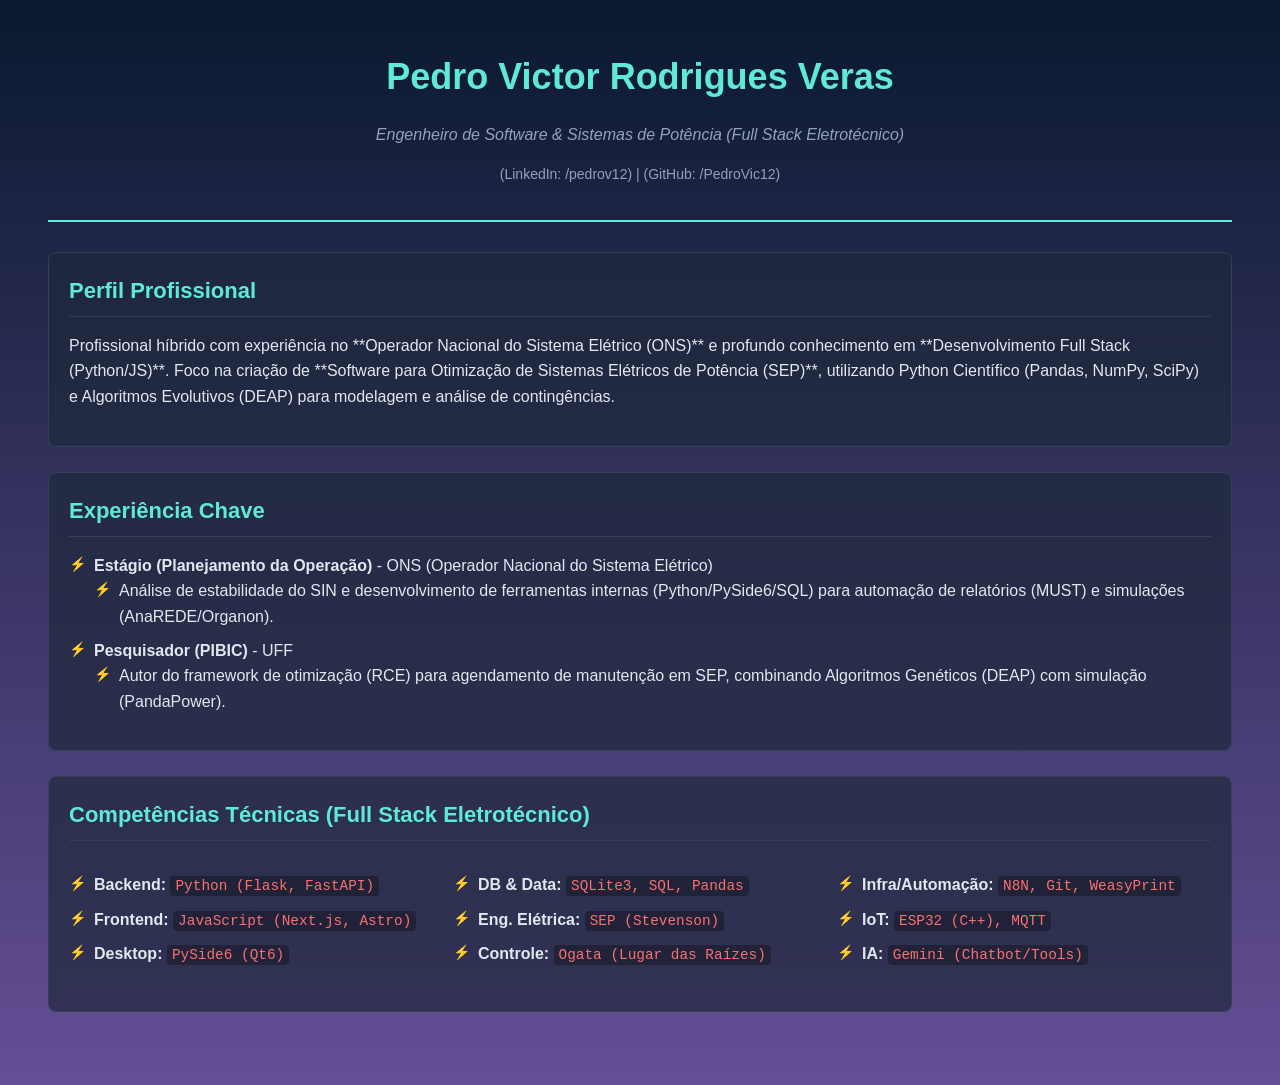
<file: Softwares-Desktop-ONS/modules/Relatorio-Generator-Py/templates/cv.html>
<!DOCTYPE html>
<html lang="pt-BR">
<head>
    <meta charset="UTF-8">
    <title>Relatório de Competência - Pedro Victor Veras</title>
    <style>
        /*
         * CSS de Temas Amazônia-SIN (Embutido para WeasyPrint)
         * Foco: Rigor Visual para Leitura (Dark Mode Padrão para PDF)
         */
        
        :root {
            /* Paleta de Cores (Dark Mode - Amazon/SIN) */
            --color-bg: #0a192f; /* Azul Marinho (Navy) */
            --color-bg-card: rgba(30, 41, 59, 0.7); /* Azul-Ardósia Transparente (Glassmorphism) */
            --color-text: #e2e8f0; /* Texto Principal (Quase Branco) */
            --color-text-secondary: #94a3b8; /* Texto Secundário (Cinza-Azulado) */
            --color-primary: #5eead4; /* Verde Água (Amazônia/Destaque) */
            --color-accent: #c084fc; /* Roxo (Vibe Amazônia) */
            --color-border: #334155; /* Borda (Ardósia) */
        }

        @page {
            /* Remove margens da página no PDF */
            margin: 0; 
        }

        body {
            font-family: 'Arial', sans-serif;
            background: linear-gradient(180deg, #0a192f 0%, #c084fc 200%);
            color: #e2e8f0;
            padding: 40px;
            line-height: 1.6;
        }

        /* --- Estrutura --- */
        .header {
            text-align: center;
            border-bottom: 2px solid #5eead4;
            padding-bottom: 20px;
            margin-bottom: 30px;
        }

        .header h1 {
            color: #5eead4;
            font-size: 36px;
            margin: 0;
        }

        .header .subtitle {
            font-size: 16px;
            color: #94a3b8;
            font-style: italic;
        }
        
        .header .contact {
             font-size: 14px;
             color: #94a3b8;
        }

        /* Seções (Cards com Glassmorphism) */
        .section {
            margin-bottom: 25px;
            border: 1px solid #334155;
            border-radius: 8px;
            
            /* Efeito Glassmorphism (Simulado, pois WeasyPrint pode não suportar backdrop) */
            background-color: rgba(30, 41, 59, 0.7); 
            
            padding: 20px;
            /* WeasyPrint pode ter dificuldade com backdrop-filter, usamos o BG transparente */
        }

        .section h2 {
            font-size: 22px;
            color: #5eead4; /* Verde Água */
            border-bottom: 1px solid #334155;
            padding-bottom: 8px;
            margin-top: 0;
            margin-bottom: 15px;
        }

        ul {
            list-style-type: none;
            padding-left: 0;
        }
        
        ul li {
            position: relative;
            padding-left: 25px;
            margin-bottom: 8px;
        }

        /* Marcador de lista customizado */
        ul li::before {
            content: '⚡';
            position: absolute;
            left: 0;
            top: 0;
            color: #5eead4;
            font-size: 14px;
        }

        strong {
            color: #e2e8f0; /* Texto normal mais claro */
            font-weight: 600;
        }
        
        .code {
            font-family: 'Courier New', monospace;
            background-color: rgba(0, 0, 0, 0.3);
            color: #f87171; /* Vermelho para código */
            padding: 2px 5px;
            border-radius: 4px;
            font-size: 0.9em;
        }
        
        .skills-grid {
             display: grid;
             grid-template-columns: 1fr 1fr 1fr;
             gap: 10px;
        }

    </style>
</head>
<body>

    <div class="header">
        <h1>Pedro Victor Rodrigues Veras</h1>
        <p class="subtitle">Engenheiro de Software & Sistemas de Potência (Full Stack Eletrotécnico)</p>
        <p class="contact">
            (LinkedIn: /pedrov12) | (GitHub: /PedroVic12)
        </p>
    </div>

    <div class="section">
        <h2>Perfil Profissional</h2>
        <p>
            Profissional híbrido com experiência no **Operador Nacional do Sistema Elétrico (ONS)** e profundo conhecimento em **Desenvolvimento Full Stack (Python/JS)**. Foco na criação de **Software para Otimização de Sistemas Elétricos de Potência (SEP)**, utilizando Python Científico (Pandas, NumPy, SciPy) e Algoritmos Evolutivos (DEAP) para modelagem e análise de contingências.
        </p>
    </div>

    <div class="section">
        <h2>Experiência Chave</h2>
        <ul>
            <li>
                <strong>Estágio (Planejamento da Operação)</strong> - ONS (Operador Nacional do Sistema Elétrico)
                <ul>
                    <li>Análise de estabilidade do SIN e desenvolvimento de ferramentas internas (Python/PySide6/SQL) para automação de relatórios (MUST) e simulações (AnaREDE/Organon).</li>
                </ul>
            </li>
            <li>
                <strong>Pesquisador (PIBIC)</strong> - UFF
                <ul>
                    <li>Autor do framework de otimização (RCE) para agendamento de manutenção em SEP, combinando Algoritmos Genéticos (DEAP) com simulação (PandaPower).</li>
                </ul>
            </li>
        </ul>
    </div>

    <div class="section">
        <h2>Competências Técnicas (Full Stack Eletrotécnico)</h2>
        <div class="skills-grid">
            <ul>
                <li><strong>Backend:</strong> <span class="code">Python (Flask, FastAPI)</span></li>
                <li><strong>Frontend:</strong> <span class="code">JavaScript (Next.js, Astro)</span></li>
                <li><strong>Desktop:</strong> <span class="code">PySide6 (Qt6)</span></li>
            </ul>
            <ul>
                <li><strong>DB & Data:</strong> <span class="code">SQLite3, SQL, Pandas</span></li>
                <li><strong>Eng. Elétrica:</strong> <span class="code">SEP (Stevenson)</span></li>
                <li><strong>Controle:</strong> <span class="code">Ogata (Lugar das Raízes)</span></li>
            </ul>
             <ul>
                <li><strong>Infra/Automação:</strong> <span class="code">N8N, Git, WeasyPrint</span></li>
                <li><strong>IoT:</strong> <span class="code">ESP32 (C++), MQTT</span></li>
                <li><strong>IA:</strong> <span class="code">Gemini (Chatbot/Tools)</span></li>
            </ul>
        </div>
    </div>

</body>
</html>
</file>
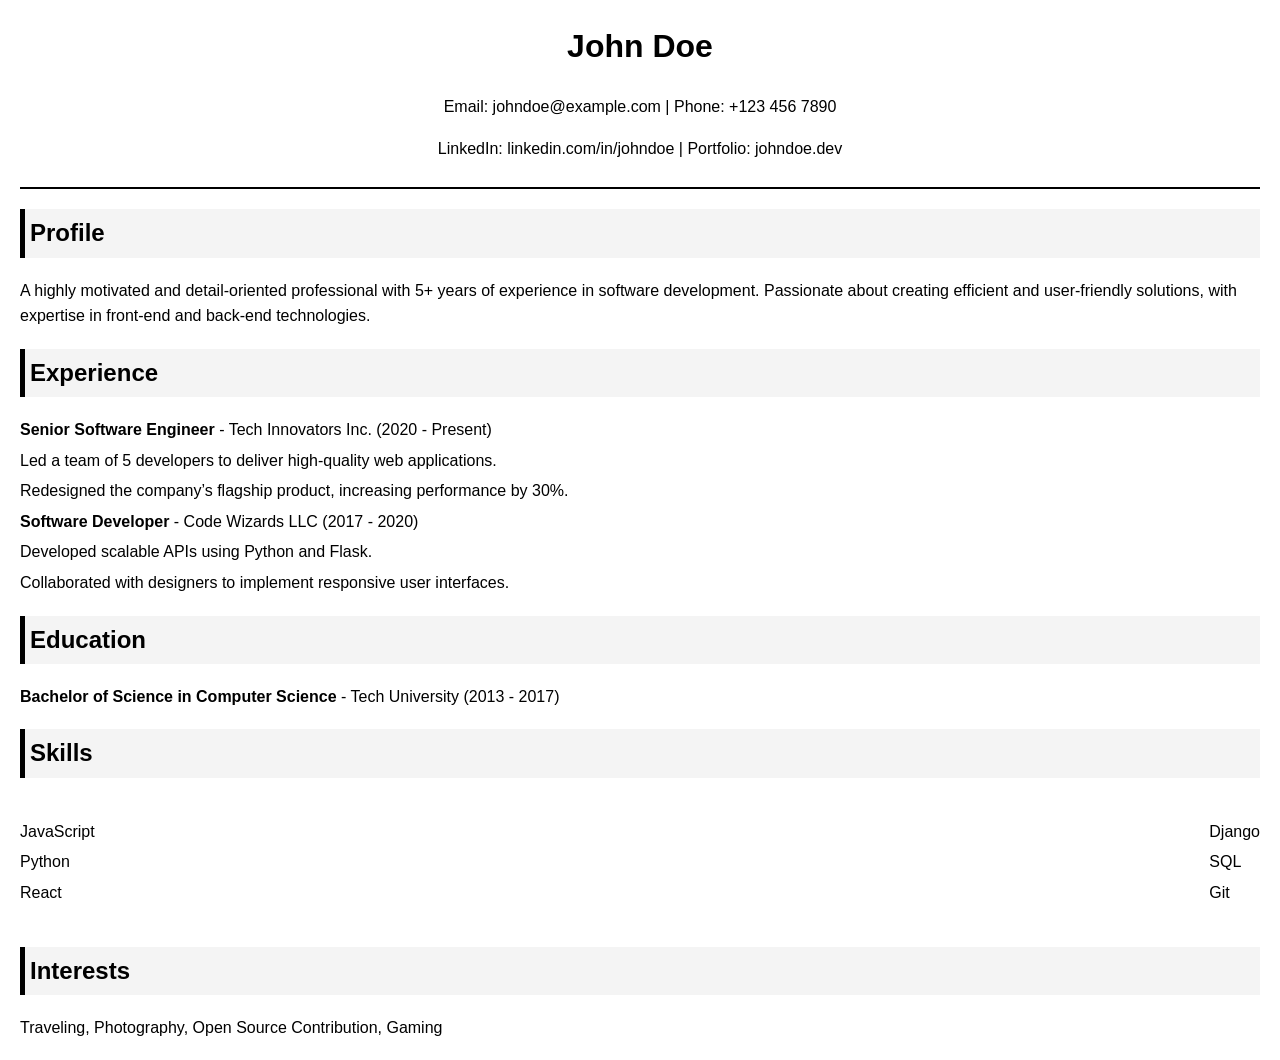
<file: Softwares-Desktop-ONS/modules/Relatorio-Generator-Py/templates/cv_template.html>
<!DOCTYPE html>
<html lang="en">

<head>
  <meta charset="UTF-8">
  <meta name="viewport" content="width=device-width, initial-scale=1.0">
  <title>John Doe - CV</title>
  <style>
    body {
      font-family: Arial, sans-serif;
      margin: 20px;
      line-height: 1.6;
    }

    .header {
      text-align: center;
      border-bottom: 2px solid #000;
      margin-bottom: 20px;
      padding-bottom: 10px;
    }

    .section {
      margin-bottom: 20px;
    }

    .section h2 {
      background-color: #f4f4f4;
      padding: 5px;
      border-left: 5px solid #000;
    }

    ul {
      list-style: none;
      padding: 0;
    }

    ul li {
      margin: 5px 0;
    }

    .contact-info,
    .skills {
      display: flex;
      justify-content: space-between;
    }
  </style>
</head>

<body>
  <div class="header">
    <h1>John Doe</h1>
    <p>Email: johndoe@example.com | Phone: +123 456 7890</p>
    <p>LinkedIn: linkedin.com/in/johndoe | Portfolio: johndoe.dev</p>
  </div>

  <div class="section">
    <h2>Profile</h2>
    <p>
      A highly motivated and detail-oriented professional with 5+ years of experience in software development.
      Passionate about creating efficient and user-friendly solutions, with expertise in front-end and back-end
      technologies.
    </p>
  </div>

  <div class="section">
    <h2>Experience</h2>
    <ul>
      <li>
        <strong>Senior Software Engineer</strong> - Tech Innovators Inc. (2020 - Present)
        <ul>
          <li>Led a team of 5 developers to deliver high-quality web applications.</li>
          <li>Redesigned the company’s flagship product, increasing performance by 30%.</li>
        </ul>
      </li>
      <li>
        <strong>Software Developer</strong> - Code Wizards LLC (2017 - 2020)
        <ul>
          <li>Developed scalable APIs using Python and Flask.</li>
          <li>Collaborated with designers to implement responsive user interfaces.</li>
        </ul>
      </li>
    </ul>
  </div>

  <div class="section">
    <h2>Education</h2>
    <ul>
      <li>
        <strong>Bachelor of Science in Computer Science</strong> - Tech University (2013 - 2017)
      </li>
    </ul>
  </div>

  <div class="section">
    <h2>Skills</h2>
    <div class="skills">
      <ul>
        <li>JavaScript</li>
        <li>Python</li>
        <li>React</li>
      </ul>
      <ul>
        <li>Django</li>
        <li>SQL</li>
        <li>Git</li>
      </ul>
    </div>
  </div>

  <div class="section">
    <h2>Interests</h2>
    <p>Traveling, Photography, Open Source Contribution, Gaming</p>
  </div>
</body>

</html>
</file>
<file: projects_templates_Qt6/calculadora_moderna_HTML/style.css>
* {
    padding: 0;
    margin: 0;
    box-sizing: border-box;
}

body {
    min-height: 100vh;
    display: flex;
    justify-content: center;
    align-items: center;
    padding: 25px;
    font-family: "Inter", Arial, sans-serif;
    background:
        radial-gradient(circle at 15% 75%, rgba(255, 40, 180, 0.18), transparent 24%),
        radial-gradient(circle at 90% 35%, rgba(0, 220, 255, 0.18), transparent 25%),
        radial-gradient(circle at 70% 100%, rgba(130, 30, 255, 0.12), transparent 25%) #050b13;
    overflow-x: hidden;
}

.calculator {
    width: min(430px, 100%);
    padding: 18px;
    border: 1px solid rgba(255, 255, 255, 0.25);
    border-radius: 42px;
    background: linear-gradient(145deg, rgba(255, 255, 255, 0.14), rgba(255, 255, 255, 0.035));
    backdrop-filter: blur(25px);
    -webkit-backdrop-filter: blur(25px);
    box-shadow: 0 35px 80px rgba(0, 0, 0, 0.65),
        inset 0 1px 1px rgba(255, 255, 255, 0.22);
    position: relative;
}

/* Outer Glow */
.calculator::before {
    content: "";
    position: absolute;
    inset: -2px;
    border-radius: 44px;
    background: linear-gradient(135deg, rgba(255, 110, 220, 0.55), transparent 30%, transparent 70%, rgba(0, 255, 255, 0.55));
    filter: blur(10px);
    opacity: 0.65;
    z-index: -1;
}

.display{
    padding: 25px;
    color: #9cc8d7;
    font-size: 35px;
    text-align: end;
    letter-spacing: 2px;
    border: 1px solid rgba(255, 255, 255, 0.28);
    border-radius: 32px;
    background: linear-gradient(145deg, rgba(5, 14, 24, 0.94), rgba(9, 20, 31, 0.72));

    box-shadow: inset 0 0 35px rgba(0, 0, 0, 0.5) ,
    inset 0 1px rgba(255, 255, 255, 0.14),
    0 0 20px rgba(0, 220, 255, 0.08);
    word-break: break-all;
}

/* Display Border Glow */
.display::before{
    content: "";
    position: absolute;
    inset: 0;
    border-radius: 32px;
    background: linear-gradient(135deg, rgba(255, 255, 255, 0.18), transparent 35%, transparent 65%, rgba(0, 240, 255, 0.3));
    pointer-events: none;
}

/* Buttons */
.buttons{
    margin-top: 22px;
    display: grid;
    grid-template-columns: repeat(4, 1fr);
    gap: 14px;
}

.btn{
    height: 76px;
    border: 1px solid rgba(255, 255, 255, 0.25);
    border-radius: 23px;
    color: #f4fbff;
    font-size: 27px;
    font-weight: 500;
    cursor: pointer;
    background: linear-gradient(145deg, rgba(255, 255, 255, 0.16), rgba(0, 0, 0, 0.055));

    box-shadow:  inset 1px 1px  rgba(255, 255, 255, 0.16), 0 8px 18px rgba(0, 0, 0, 0.25);

    backdrop-filter: blur(12px);
    -webkit-backdrop-filter: blur(12px);
    transition: transform 0.18s ease, box-shadow 0.18s ease, background 0.18s ease;

}

.btn:hover{
    transform: translateY(-3px);
    background: linear-gradient(145deg, rgba(255, 255, 255, 0.22), rgba(255, 255, 255, 0.08));
    box-shadow: 0 12px 25px rgba(0, 0, 0, 0.3), 0 0 18px rgba(0, 220, 255, 0.1);
}
.btn:active{
    transform: scale(0.94);
}

.function{
    color: #ff7de5;
    background: linear-gradient(145deg, rgba(255, 90, 210, 0.2), rgba(255, 90, 210, 0.06));

    border-color: rgba(255, 100, 220, 0.5);
    
    box-shadow: inset 0 1px rgba(255, 255, 255, 0.16), 0 0 18px rgba(255, 50, 210, 0.12);
}

.operator{
    color: #62efff;
    background: linear-gradient(145deg, rgba(0, 210, 255, 0.15), rgba(0, 210, 255, 0.045));

    border-color: rgba(70, 230, 255, 0.38);

    text-shadow: 0 0 10px rgba(0, 225, 255, 0.35);
}

.equal{
    color: #eaffff;
    background: linear-gradient(145deg, #18c8e8, #168be7);
    border-color: rgba(110, 245, 255, 0.75);
    text-shadow: 0 0 12px rgba(0, 205, 255, 0.28), inset 0 10px rgba(255, 255, 255, 0.4);
}

.zero{
    grid-column: span 2;
}
</file>
